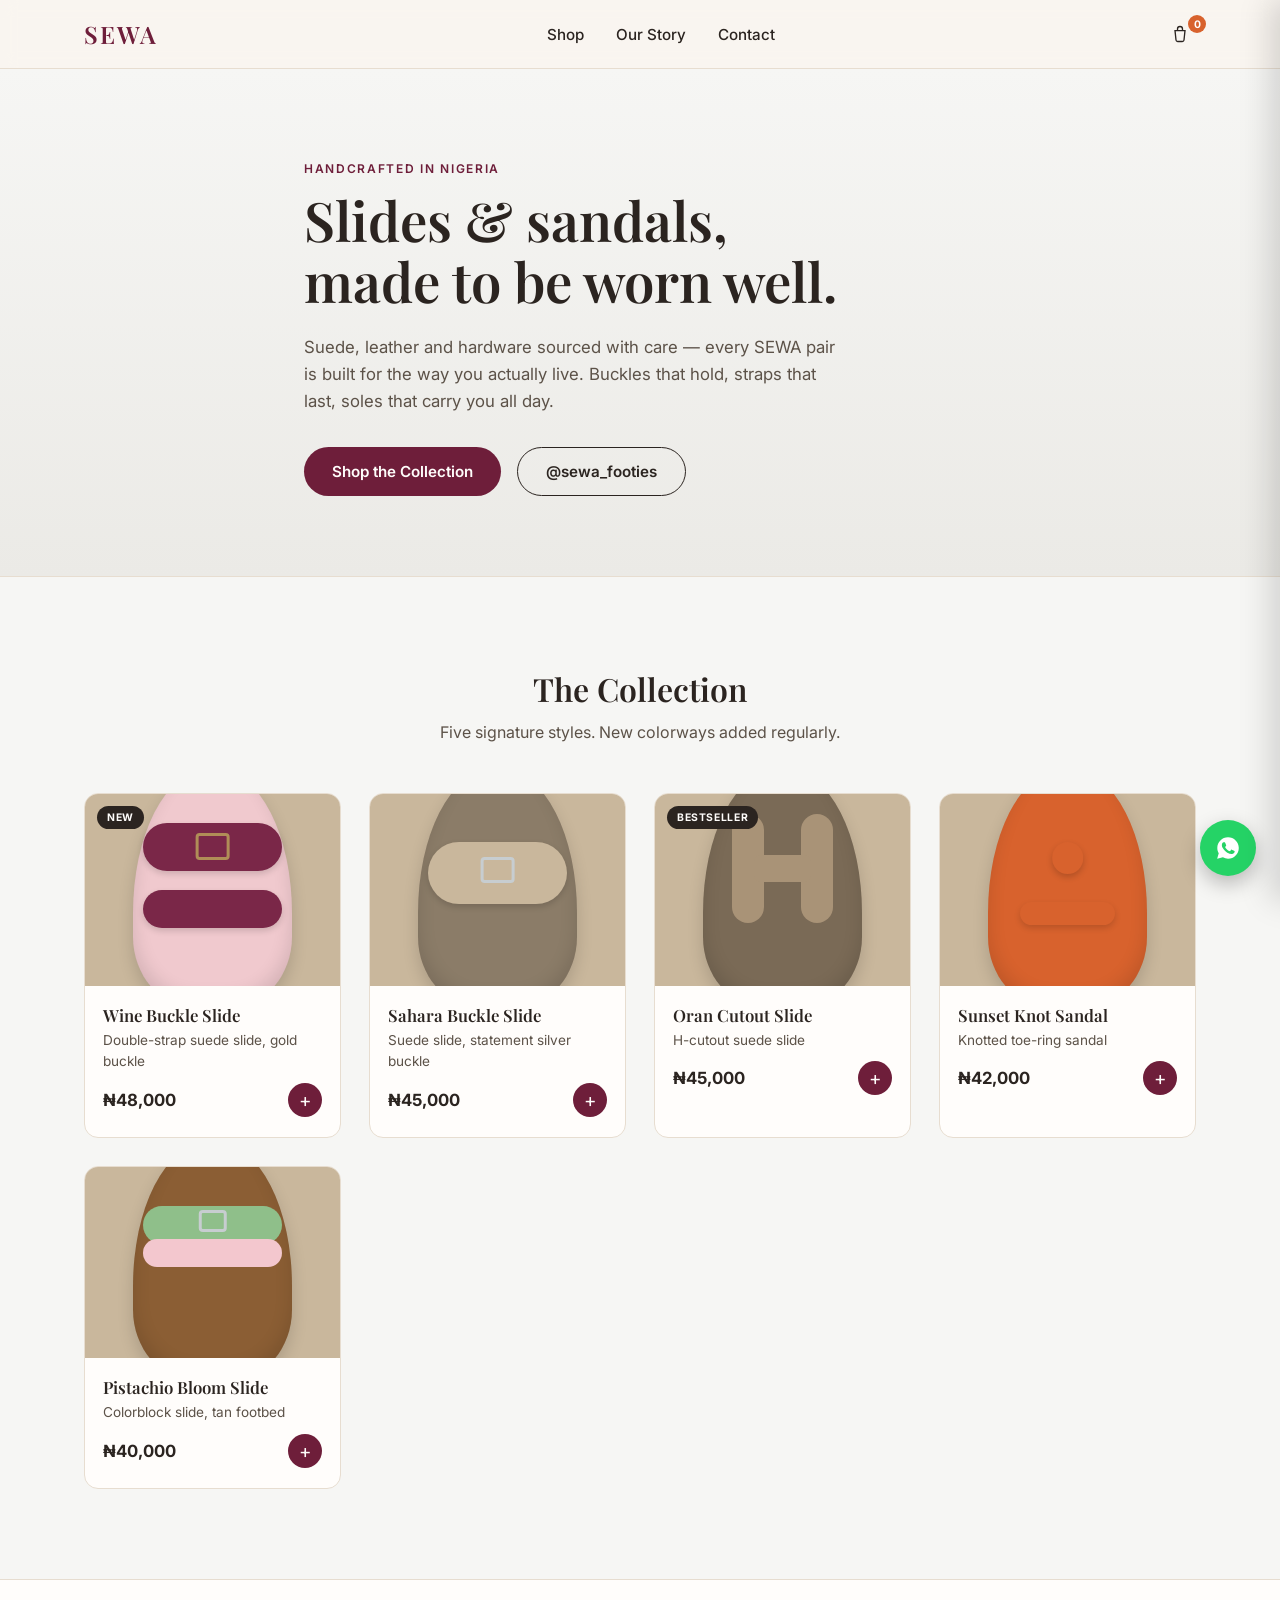
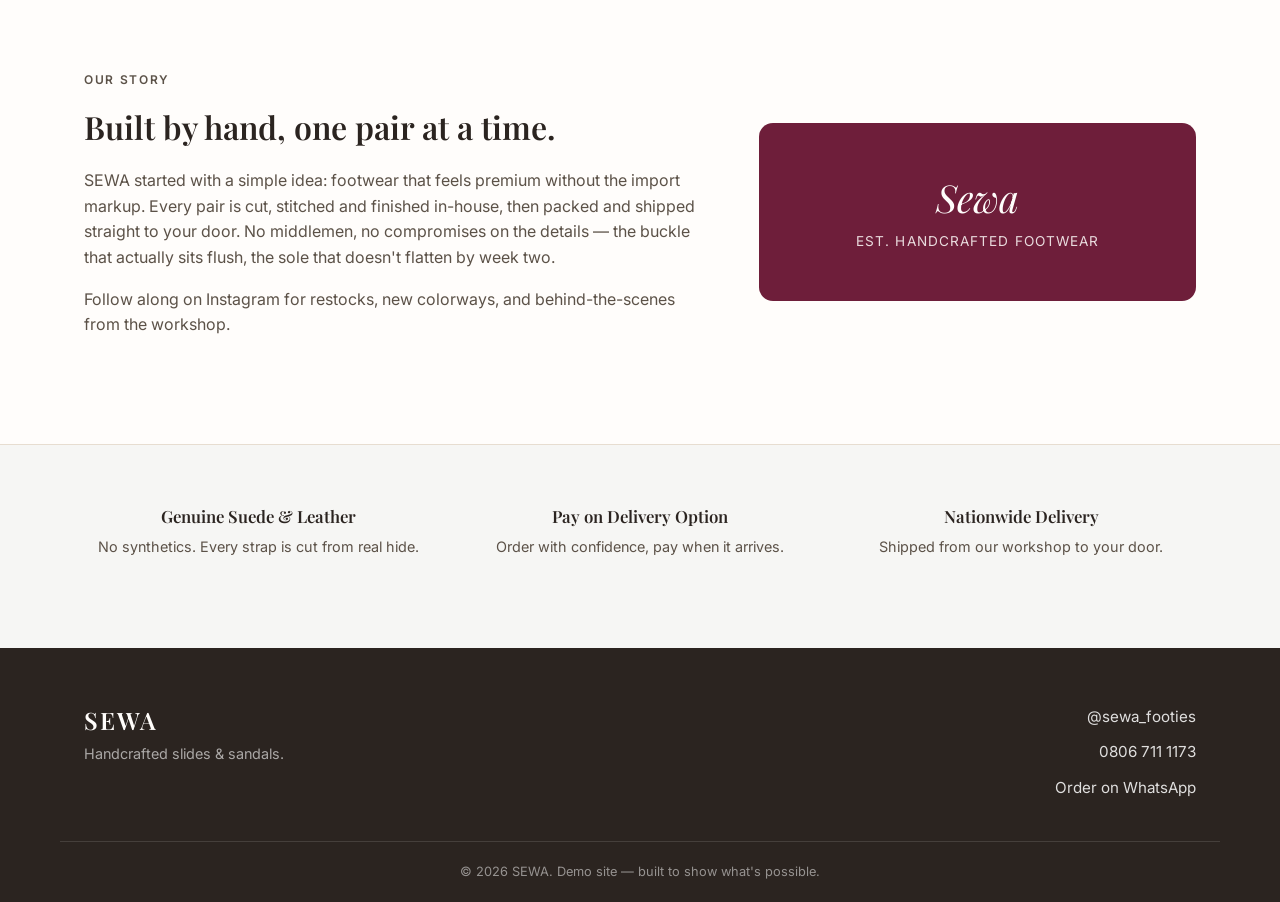
<file: sewa-footies/index.html>
<!DOCTYPE html>
<html lang="en">
<head>
<meta charset="UTF-8">
<meta name="viewport" content="width=device-width, initial-scale=1.0">
<title>SEWA — Handcrafted Footwear</title>
<meta name="description" content="SEWA — handcrafted suede and leather slides and sandals. Shop the collection.">
<link rel="preconnect" href="https://fonts.googleapis.com">
<link rel="preconnect" href="https://fonts.gstatic.com" crossorigin>
<link href="https://fonts.googleapis.com/css2?family=Playfair+Display:wght@500;600;700&family=Inter:wght@400;500;600;700&display=swap" rel="stylesheet">
<link rel="stylesheet" href="styles.css">
<link rel="icon" href="data:image/svg+xml,%3Csvg xmlns='http://www.w3.org/2000/svg' viewBox='0 0 64 64'%3E%3Crect width='64' height='64' rx='14' fill='%236e1e3a'/%3E%3Ctext x='32' y='43' font-family='Georgia,serif' font-size='30' fill='%23fffdfb' text-anchor='middle'%3ES%3C/text%3E%3C/svg%3E">
</head>
<body>

<div id="toast" class="toast" aria-live="polite"></div>

<header class="site-header">
  <div class="wrap header-inner">
    <a href="#top" class="logo">SEWA</a>
    <nav class="main-nav">
      <a href="#shop">Shop</a>
      <a href="#story">Our Story</a>
      <a href="#contact">Contact</a>
    </nav>
    <button class="cart-btn" id="cartToggle" aria-label="Open cart">
      <svg width="20" height="20" viewBox="0 0 24 24" fill="none"><path d="M6 8h12l-1.2 11.2a2 2 0 0 1-2 1.8H9.2a2 2 0 0 1-2-1.8L6 8Z" stroke="currentColor" stroke-width="1.6"/><path d="M9 8V6a3 3 0 0 1 6 0v2" stroke="currentColor" stroke-width="1.6"/></svg>
      <span class="cart-count" id="cartCount">0</span>
    </button>
  </div>
</header>

<main id="top">

  <section class="hero">
    <div class="wrap hero-inner">
      <p class="eyebrow">Handcrafted in Nigeria</p>
      <h1>Slides &amp; sandals,<br>made to be worn well.</h1>
      <p class="hero-copy">Suede, leather and hardware sourced with care — every SEWA pair is built for the way you actually live. Buckles that hold, straps that last, soles that carry you all day.</p>
      <div class="hero-cta">
        <a href="#shop" class="btn btn-primary">Shop the Collection</a>
        <a href="https://instagram.com/sewa_footies" target="_blank" rel="noopener" class="btn btn-ghost">@sewa_footies</a>
      </div>
    </div>
  </section>

  <section class="shop" id="shop">
    <div class="wrap">
      <div class="section-head">
        <h2>The Collection</h2>
        <p>Five signature styles. New colorways added regularly.</p>
      </div>
      <div class="product-grid" id="productGrid"></div>
    </div>
  </section>

  <section class="story" id="story">
    <div class="wrap story-inner">
      <div class="story-copy">
        <p class="eyebrow">Our Story</p>
        <h2>Built by hand, one pair at a time.</h2>
        <p>SEWA started with a simple idea: footwear that feels premium without the import markup. Every pair is cut, stitched and finished in-house, then packed and shipped straight to your door. No middlemen, no compromises on the details — the buckle that actually sits flush, the sole that doesn't flatten by week two.</p>
        <p>Follow along on Instagram for restocks, new colorways, and behind-the-scenes from the workshop.</p>
      </div>
      <div class="story-badge">
        <div class="badge-mark">Sewa</div>
        <p>est. handcrafted footwear</p>
      </div>
    </div>
  </section>

  <section class="promise">
    <div class="wrap promise-grid">
      <div class="promise-item">
        <h3>Genuine Suede &amp; Leather</h3>
        <p>No synthetics. Every strap is cut from real hide.</p>
      </div>
      <div class="promise-item">
        <h3>Pay on Delivery Option</h3>
        <p>Order with confidence, pay when it arrives.</p>
      </div>
      <div class="promise-item">
        <h3>Nationwide Delivery</h3>
        <p>Shipped from our workshop to your door.</p>
      </div>
    </div>
  </section>

</main>

<footer class="site-footer" id="contact">
  <div class="wrap footer-inner">
    <div class="footer-brand">
      <div class="logo">SEWA</div>
      <p>Handcrafted slides &amp; sandals.</p>
    </div>
    <div class="footer-contact">
      <p><a href="https://instagram.com/sewa_footies" target="_blank" rel="noopener">@sewa_footies</a></p>
      <p><a href="tel:+2348067111173">0806 711 1173</a></p>
      <p><a href="https://wa.me/2348067111173" target="_blank" rel="noopener">Order on WhatsApp</a></p>
    </div>
  </div>
  <div class="wrap footer-bottom">
    <p>&copy; 2026 SEWA. Demo site — built to show what's possible.</p>
  </div>
</footer>

<a class="whatsapp-fab" href="https://wa.me/2348067111173" target="_blank" rel="noopener" aria-label="Chat on WhatsApp">
  <svg width="26" height="26" viewBox="0 0 24 24" fill="currentColor"><path d="M12.04 2C6.58 2 2.13 6.45 2.13 11.91c0 1.75.46 3.45 1.32 4.95L2 22l5.29-1.39a9.9 9.9 0 0 0 4.75 1.21h.01c5.46 0 9.9-4.45 9.9-9.91C21.96 6.45 17.5 2 12.04 2Zm5.8 14.09c-.24.68-1.4 1.33-1.93 1.4-.5.07-1.12.1-1.8-.12-.42-.13-.96-.3-1.65-.6-2.9-1.25-4.8-4.16-4.94-4.35-.14-.19-1.18-1.57-1.18-3 0-1.42.75-2.12 1.02-2.41.27-.29.58-.36.78-.36.2 0 .39 0 .56.01.18.01.42-.07.65.5.24.58.82 2 .89 2.14.07.15.12.32.02.51-.1.19-.15.31-.3.48-.15.17-.31.38-.44.5-.15.15-.3.31-.13.6.17.29.76 1.25 1.63 2.02 1.12 1 2.06 1.31 2.35 1.46.29.15.46.13.63-.08.17-.2.72-.84.91-1.13.19-.29.39-.24.65-.14.27.1 1.7.8 1.99.95.29.14.48.22.55.34.07.13.07.72-.17 1.4Z"/></svg>
</a>

<!-- Cart Drawer -->
<div class="overlay" id="overlay"></div>
<aside class="cart-drawer" id="cartDrawer">
  <div class="cart-drawer-head">
    <h3>Your Bag</h3>
    <button id="cartClose" aria-label="Close cart">&times;</button>
  </div>
  <div class="cart-items" id="cartItems"></div>
  <div class="cart-drawer-foot">
    <div class="cart-total-row">
      <span>Subtotal</span>
      <span id="cartSubtotal">₦0</span>
    </div>
    <button class="btn btn-primary btn-block" id="checkoutBtn">Checkout</button>
  </div>
</aside>

<!-- Product Quick View -->
<div class="modal-overlay" id="productModalOverlay">
  <div class="modal product-modal" id="productModal"></div>
</div>

<!-- Checkout Modal -->
<div class="modal-overlay" id="checkoutOverlay">
  <div class="modal checkout-modal" id="checkoutModal"></div>
</div>

<script src="script.js"></script>
</body>
</html>
</file>
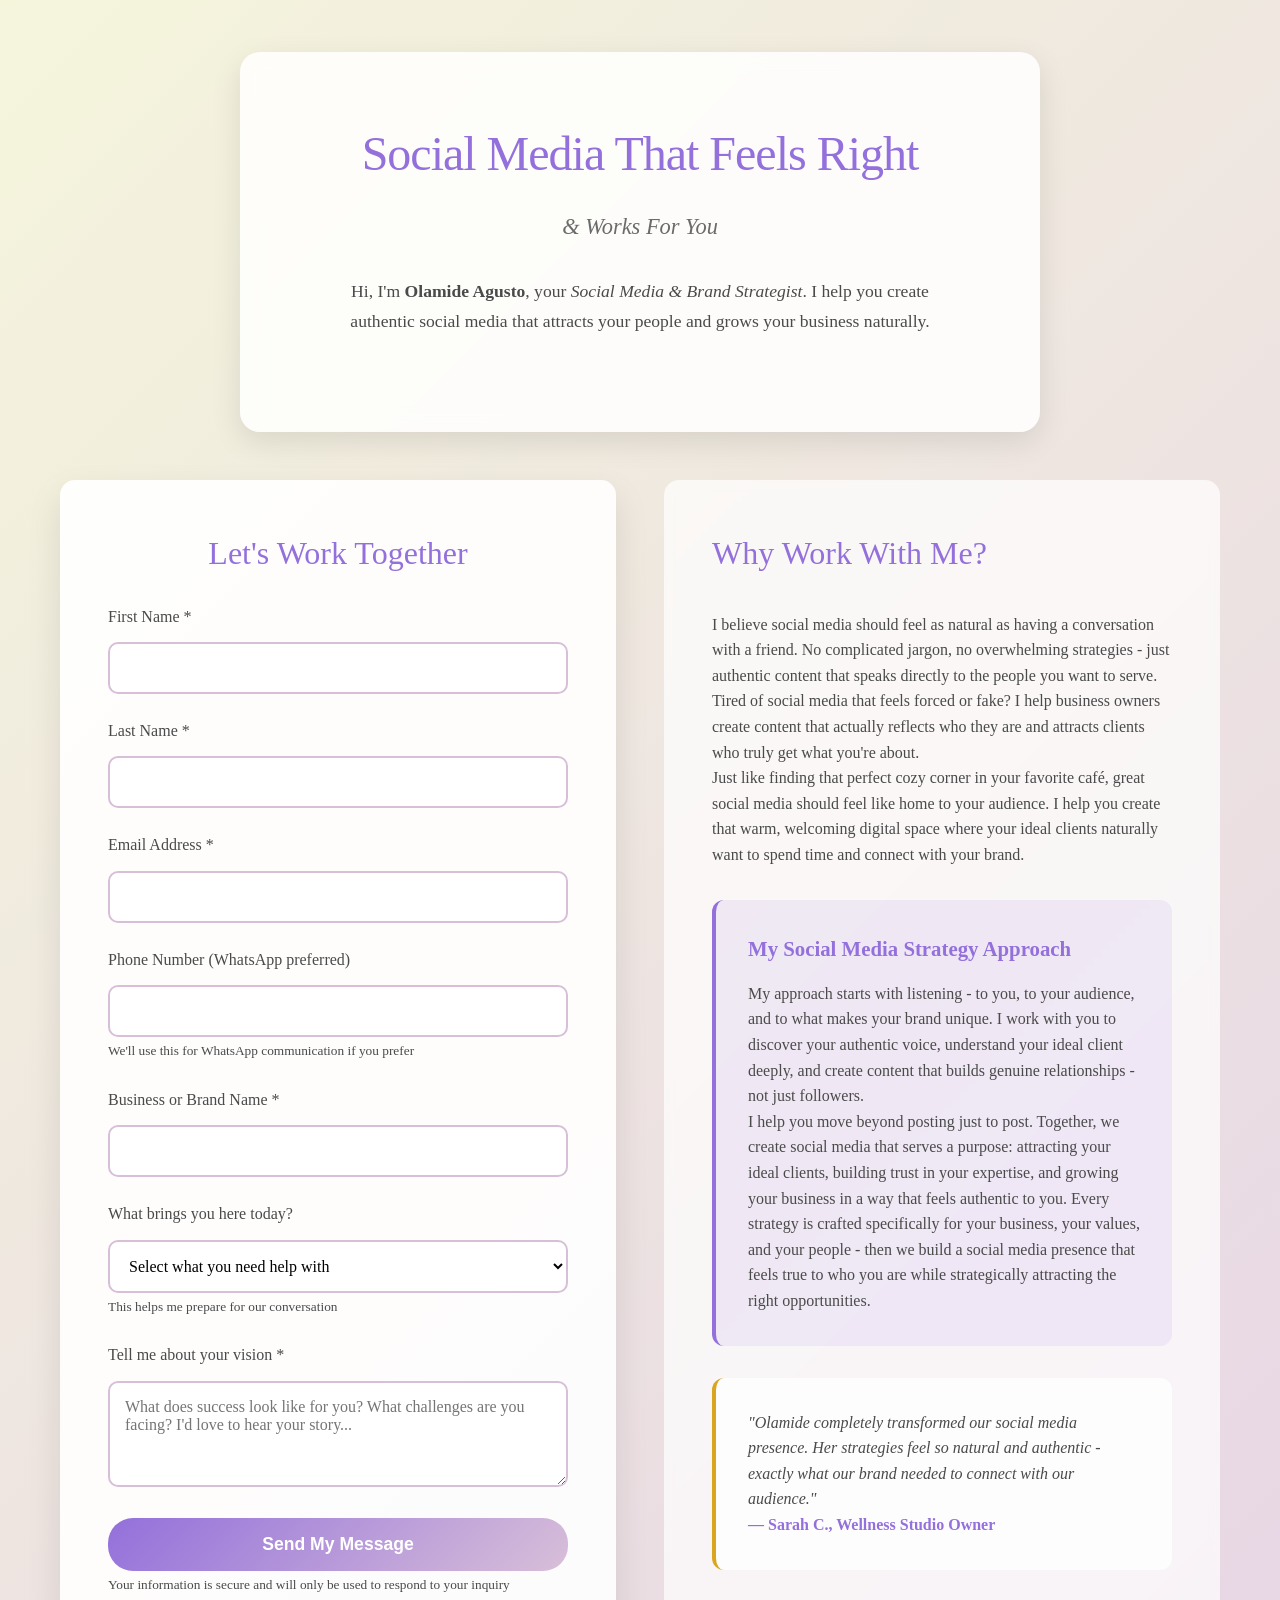
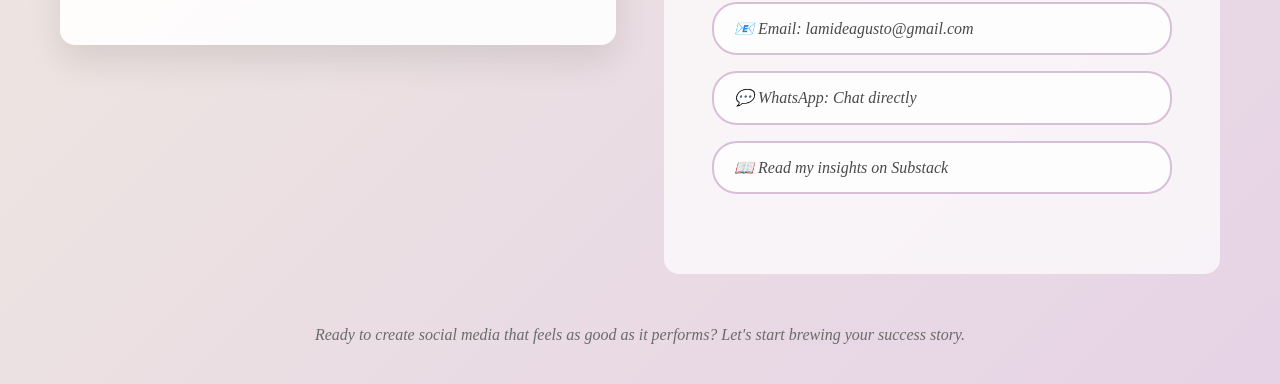
<file: hubspot_apollo_website.html>
<!DOCTYPE html>
<html lang="en">
<head>
    <meta charset="UTF-8">
    <meta name="viewport" content="width=device-width, initial-scale=1.0">
    <title>Olamide Agusto - Social Media Strategist | Authentic Brand Growth & Content Strategy</title>
    
    <!-- SEO Meta Tags -->
    <meta name="description" content="Social media strategist Olamide Agusto helps businesses create authentic social media that attracts ideal clients. Expert brand strategy, content creation, and community building services.">
    <meta name="keywords" content="social media strategist, brand strategy, content creation, social media marketing, community building, authentic marketing, social media consultant">
    <meta name="author" content="Olamide Agusto">
    <meta name="robots" content="index, follow">
    <link rel="canonical" href="https://olamideagusto.com">
    
    <!-- Open Graph Meta Tags for Social Sharing -->
    <meta property="og:title" content="Olamide Agusto - Social Media That Works For You">
    <meta property="og:description" content="Expert social media strategist helping businesses create authentic content that attracts their ideal audience and grows naturally.">
    <meta property="og:type" content="website">
    <meta property="og:url" content="https://olamideagusto.com">
    <meta property="og:image" content="https://olamideagusto.com/og-image.jpg">
    <meta property="og:site_name" content="Olamide Agusto Social Media Strategy">
    
    <!-- Twitter Card Meta Tags -->
    <meta name="twitter:card" content="summary_large_image">
    <meta name="twitter:title" content="Olamide Agusto - Social Media Strategist">
    <meta name="twitter:description" content="Authentic social media strategy that attracts your ideal clients and grows your business naturally.">
    <meta name="twitter:image" content="https://olamideagusto.com/twitter-image.jpg">
    
    <!-- Additional SEO Meta Tags -->
    <meta name="geo.region" content="NG">
    <meta name="geo.placename" content="Nigeria">
    <meta name="language" content="en">
    <meta name="theme-color" content="#9370DB">
    
    <!-- Structured Data for Business -->
    <script type="application/ld+json">
    {
        "@context": "https://schema.org",
        "@type": "ProfessionalService",
        "name": "Olamide Agusto Social Media Strategy",
        "description": "Expert social media strategist and brand consultant helping businesses create authentic social media that attracts their ideal audience.",
        "url": "https://olamideagusto.com",
        "telephone": "+2348119367509",
        "email": "lamideagusto@gmail.com",
        "address": {
            "@type": "PostalAddress",
            "addressCountry": "Nigeria"
        },
        "founder": {
            "@type": "Person",
            "name": "Olamide Agusto",
            "jobTitle": "Social Media & Brand Strategist",
            "email": "lamideagusto@gmail.com",
            "url": "https://socialmedialami.substack.com"
        },
        "serviceType": "Social Media Strategy",
        "areaServed": "Worldwide",
        "hasOfferCatalog": {
            "@type": "OfferCatalog",
            "name": "Social Media Services",
            "itemListElement": [
                {
                    "@type": "Offer",
                    "itemOffered": {
                        "@type": "Service",
                        "name": "Social Media Strategy",
                        "description": "Custom social media strategies that align with your brand voice and attract your ideal audience."
                    }
                },
                {
                    "@type": "Offer",
                    "itemOffered": {
                        "@type": "Service",
                        "name": "Content Creation",
                        "description": "Engaging posts, stories, and campaigns that feel authentic to your brand."
                    }
                },
                {
                    "@type": "Offer",
                    "itemOffered": {
                        "@type": "Service",
                        "name": "Brand Strategy",
                        "description": "Comprehensive brand positioning that makes you stand out in your industry."
                    }
                },
                {
                    "@type": "Offer",
                    "itemOffered": {
                        "@type": "Service",
                        "name": "Community Building",
                        "description": "Foster genuine connections and build a loyal community around your brand."
                    }
                }
            ]
        }
    }
    </script>
    
    <style>
        * {
            margin: 0;
            padding: 0;
            box-sizing: border-box;
        }

        body {
            font-family: 'Georgia', 'Times New Roman', serif;
            line-height: 1.6;
            color: #4A4A4A;
            background: linear-gradient(135deg, #F5F5DC 0%, #E6D3E6 100%);
            min-height: 100vh;
        }

        .container {
            max-width: 1200px;
            margin: 0 auto;
            padding: 20px;
        }

        .hero-section {
            text-align: center;
            padding: 4rem 2rem;
            background: rgba(255, 255, 255, 0.85);
            border-radius: 20px;
            margin: 2rem auto;
            max-width: 800px;
            backdrop-filter: blur(10px);
            box-shadow: 0 10px 30px rgba(0,0,0,0.1);
        }

        .hero-section h1 {
            font-size: 3rem;
            margin-bottom: 1rem;
            color: #9370DB;
            font-weight: 300;
            letter-spacing: -1px;
        }

        .hero-section .tagline {
            font-size: 1.4rem;
            color: #6B6B6B;
            margin-bottom: 0.5rem;
            font-style: italic;
        }

        .hero-section .subtitle {
            font-size: 1.1rem;
            color: #4A4A4A;
            margin: 2rem auto;
            line-height: 1.7;
            max-width: 600px;
        }

        .main-content {
            display: grid;
            grid-template-columns: 1fr 1fr;
            gap: 3rem;
            margin: 3rem 0;
            align-items: start;
        }

        .lead-form-section {
            background: rgba(255, 255, 255, 0.9);
            padding: 3rem;
            border-radius: 15px;
            box-shadow: 0 15px 35px rgba(0,0,0,0.1);
        }

        .form-title {
            font-size: 2rem;
            margin-bottom: 1.5rem;
            color: #9370DB;
            text-align: center;
            font-weight: 300;
        }

        .form-group {
            margin-bottom: 1.5rem;
        }

        .form-group label {
            display: block;
            margin-bottom: 0.8rem;
            font-weight: 500;
            color: #4A4A4A;
        }

        .form-group input,
        .form-group select,
        .form-group textarea {
            width: 100%;
            padding: 15px;
            border: 2px solid #D8BFD8;
            border-radius: 10px;
            font-size: 1rem;
            font-family: inherit;
            background: rgba(255, 255, 255, 0.95);
            transition: all 0.3s ease;
        }

        .form-group input:focus,
        .form-group select:focus,
        .form-group textarea:focus {
            outline: none;
            border-color: #9370DB;
            box-shadow: 0 0 0 3px rgba(147, 112, 219, 0.2);
            background: white;
        }

        .submit-btn {
            background: linear-gradient(135deg, #9370DB, #D8BFD8);
            color: white;
            padding: 16px 40px;
            border: none;
            border-radius: 25px;
            font-size: 1.1rem;
            font-weight: 600;
            cursor: pointer;
            width: 100%;
            transition: all 0.3s ease;
        }

        .submit-btn:hover {
            transform: translateY(-2px);
            box-shadow: 0 8px 25px rgba(147, 112, 219, 0.4);
        }

        .submit-btn:disabled {
            opacity: 0.6;
            cursor: not-allowed;
            transform: none;
        }

        .info-section {
            background: rgba(255, 255, 255, 0.7);
            padding: 3rem;
            border-radius: 15px;
            backdrop-filter: blur(5px);
        }

        .info-section h2 {
            font-size: 2rem;
            margin-bottom: 2rem;
            color: #9370DB;
            font-weight: 300;
        }

        .service-highlight {
            background: rgba(147, 112, 219, 0.1);
            padding: 2rem;
            border-radius: 12px;
            margin: 2rem 0;
            border-left: 4px solid #9370DB;
        }

        .service-highlight h3 {
            color: #9370DB;
            margin-bottom: 1rem;
            font-size: 1.3rem;
        }

        .contact-links {
            display: flex;
            flex-direction: column;
            gap: 1rem;
            margin: 2rem 0;
        }

        .contact-link {
            display: flex;
            align-items: center;
            gap: 0.8rem;
            padding: 12px 20px;
            background: rgba(255, 255, 255, 0.8);
            border-radius: 25px;
            text-decoration: none;
            color: #4A4A4A;
            font-weight: 500;
            transition: all 0.3s ease;
            border: 2px solid #D8BFD8;
        }

        .contact-link:hover {
            background: #9370DB;
            color: white;
            transform: translateX(5px);
        }

        .testimonial {
            background: rgba(255, 255, 255, 0.8);
            padding: 2rem;
            border-radius: 12px;
            margin: 2rem 0;
            font-style: italic;
            border-left: 4px solid #DAA520;
        }

        .testimonial-author {
            font-weight: 600;
            color: #9370DB;
            margin-top: 1rem;
            font-style: normal;
        }

        .message {
            padding: 1rem;
            border-radius: 10px;
            margin: 1rem 0;
            display: none;
            text-align: center;
        }

        .success {
            background: #d4edda;
            color: #155724;
            border: 1px solid #c3e6cb;
        }

        .error {
            background: #f8d7da;
            color: #721c24;
            border: 1px solid #f5c6cb;
        }

        .integration-status {
            background: rgba(147, 112, 219, 0.1);
            padding: 1.5rem;
            border-radius: 12px;
            margin: 2rem 0;
        }

        .status-item {
            display: flex;
            align-items: center;
            margin: 1rem 0;
        }

        .status-indicator {
            width: 12px;
            height: 12px;
            border-radius: 50%;
            margin-right: 12px;
            background: #28a745;
        }

        .footer-note {
            text-align: center;
            margin: 3rem 0 1rem;
            color: #6B6B6B;
            font-style: italic;
        }

        @media (max-width: 768px) {
            .hero-section h1 {
                font-size: 2.2rem;
            }

            .main-content {
                grid-template-columns: 1fr;
                gap: 2rem;
            }

            .hero-section {
                padding: 3rem 1.5rem;
            }

            .lead-form-section,
            .info-section {
                padding: 2rem;
            }
        }
    </style>
</head>
<body>
    <div class="container">
        <!-- Hero Section -->
        <header class="hero-section">
            <h1>Social Media That Feels Right</h1>
            <p class="tagline">& Works For You</p>
            <p class="subtitle">
                Hi, I'm <strong>Olamide Agusto</strong>, your <em>Social Media & Brand Strategist</em>. I help you create authentic social media that attracts your people and grows your business naturally.
            </p>
        </header>

        <!-- Main Content -->
        <div class="main-content">
            <!-- Lead Generation Form -->
            <section class="lead-form-section">
                <h2 class="form-title">Let's Work Together</h2>
                
                <div class="message success" id="successMessage" role="alert" aria-live="polite">
                    Thank you! Your message has been received. I'll get back to you within 24 hours with some ideas brewing! ☕
                </div>
                
                <div class="message error" id="errorMessage" role="alert" aria-live="polite">
                    Something went wrong. Please try again or reach out directly via WhatsApp or email.
                </div>

                <form id="leadForm" novalidate>
                    <div class="form-group">
                        <label for="firstName">First Name *</label>
                        <input type="text" id="firstName" name="firstName" required aria-describedby="firstName-error">
                    </div>

                    <div class="form-group">
                        <label for="lastName">Last Name *</label>
                        <input type="text" id="lastName" name="lastName" required aria-describedby="lastName-error">
                    </div>

                    <div class="form-group">
                        <label for="email">Email Address *</label>
                        <input type="email" id="email" name="email" required aria-describedby="email-error">
                    </div>

                    <div class="form-group">
                        <label for="phone">Phone Number (WhatsApp preferred)</label>
                        <input type="tel" id="phone" name="phone" aria-describedby="phone-help">
                        <small id="phone-help">We'll use this for WhatsApp communication if you prefer</small>
                    </div>

                    <div class="form-group">
                        <label for="company">Business or Brand Name *</label>
                        <input type="text" id="company" name="company" required aria-describedby="company-error">
                    </div>

                    <div class="form-group">
                        <label for="projectType">What brings you here today?</label>
                        <select id="projectType" name="projectType" aria-describedby="project-help">
                            <option value="">Select what you need help with</option>
                            <option value="strategy">Social Media Strategy</option>
                            <option value="content">Content Creation & Planning</option>
                            <option value="branding">Brand Strategy & Positioning</option>
                            <option value="community">Community Building</option>
                            <option value="consultation">One-time Consultation</option>
                            <option value="ongoing">Ongoing Partnership</option>
                        </select>
                        <small id="project-help">This helps me prepare for our conversation</small>
                    </div>

                    <div class="form-group">
                        <label for="message">Tell me about your vision *</label>
                        <textarea id="message" name="message" rows="4" placeholder="What does success look like for you? What challenges are you facing? I'd love to hear your story..." required aria-describedby="message-error"></textarea>
                    </div>

                    <button type="submit" class="submit-btn" aria-describedby="submit-help">Send My Message</button>
                    <small id="submit-help">Your information is secure and will only be used to respond to your inquiry</small>
                </form>
            </section>

            <!-- Information Section -->
            <section class="info-section">
                <h2>Why Work With Me?</h2>
                
                <p>I believe social media should feel as natural as having a conversation with a friend. No complicated jargon, no overwhelming strategies - just authentic content that speaks directly to the people you want to serve.</p>

                <p>Tired of social media that feels forced or fake? I help business owners create content that actually reflects who they are and attracts clients who truly get what you're about.</p>

                <p>Just like finding that perfect cozy corner in your favorite café, great social media should feel like home to your audience. I help you create that warm, welcoming digital space where your ideal clients naturally want to spend time and connect with your brand.</p>

                <div class="service-highlight">
                    <h3>My Social Media Strategy Approach</h3>
                    <p>My approach starts with listening - to you, to your audience, and to what makes your brand unique. I work with you to discover your authentic voice, understand your ideal client deeply, and create content that builds genuine relationships - not just followers.</p>
                    
                    <p>I help you move beyond posting just to post. Together, we create social media that serves a purpose: attracting your ideal clients, building trust in your expertise, and growing your business in a way that feels authentic to you. Every strategy is crafted specifically for your business, your values, and your people - then we build a social media presence that feels true to who you are while strategically attracting the right opportunities.</p>
                </div>

                <blockquote class="testimonial">
                    <p>"Olamide completely transformed our social media presence. Her strategies feel so natural and authentic - exactly what our brand needed to connect with our audience."</p>
                    <cite class="testimonial-author">— Sarah C., Wellness Studio Owner</cite>
                </blockquote>

                <address class="contact-links">
                    <a href="mailto:lamideagusto@gmail.com" class="contact-link" aria-label="Email Olamide Agusto">
                        📧 Email: lamideagusto@gmail.com
                    </a>
                    <a href="https://wa.me/2348119367509" target="_blank" rel="noopener noreferrer" class="contact-link" aria-label="Contact via WhatsApp">
                        💬 WhatsApp: Chat directly
                    </a>
                    <a href="https://socialmedialami.substack.com" target="_blank" rel="noopener noreferrer" class="contact-link" aria-label="Read insights on Substack">
                        📖 Read my insights on Substack
                    </a>
                </address>
            </section>
        </div>

        <p class="footer-note">
            Ready to create social media that feels as good as it performs? Let's start brewing your success story.
        </p>
    </div>

    <script>
        // Configuration for integrations
        const config = {
            hubspot: {
                portalId: 'YOUR_HUBSPOT_PORTAL_ID',
                formId: 'YOUR_HUBSPOT_FORM_ID',
                apiKey: 'YOUR_HUBSPOT_API_KEY'
            },
            apollo: {
                apiKey: 'YOUR_APOLLO_API_KEY',
                accountId: 'YOUR_APOLLO_ACCOUNT_ID'
            }
        };

        // Form submission handler with multiple destinations
        document.getElementById('leadForm').addEventListener('submit', async function(e) {
            e.preventDefault();
            
            const formData = new FormData(this);
            const leadData = Object.fromEntries(formData);
            
            // Update button state
            const submitBtn = document.querySelector('.submit-btn');
            const originalText = submitBtn.textContent;
            submitBtn.textContent = 'Sending...';
            submitBtn.disabled = true;

            try {
                // Send to multiple destinations simultaneously
                await Promise.allSettled([
                    sendToFormspree(formData),
                    sendToGoogleSheets(leadData),
                    sendToHubSpot(leadData),
                    sendToApollo(leadData)
                ]);
                
                // Show success message and reset form
                showMessage('successMessage');
                this.reset();
                
                // Optional: Track conversion event
                if (typeof gtag !== 'undefined') {
                    gtag('event', 'conversion', {
                        'send_to': 'YOUR_CONVERSION_ID',
                        'value': 1.0,
                        'currency': 'USD'
                    });
                }
                
            } catch (error) {
                console.error('Form submission error:', error);
                showMessage('errorMessage');
            } finally {
                // Reset button state
                submitBtn.textContent = originalText;
                submitBtn.disabled = false;
            }
        });

        // Formspree submission (sends to your email)
        async function sendToFormspree(formData) {
            try {
                const response = await fetch('https://formspree.io/f/YOUR_FORMSPREE_ID', {
                    method: 'POST',
                    body: formData,
                    headers: {
                        'Accept': 'application/json'
                    }
                });
                
                if (response.ok) {
                    console.log('✅ Email sent via Formspree');
                } else {
                    console.log('⚠️ Formspree submission failed');
                }
            } catch (error) {
                console.log('⚠️ Formspree error:', error);
            }
        }

        // Google Sheets submission
        async function sendToGoogleSheets(leadData) {
            try {
                const response = await fetch('https://script.google.com/macros/s/YOUR_GOOGLE_SCRIPT_ID/exec', {
                    method: 'POST',
                    mode: 'no-cors',
                    headers: {
                        'Content-Type': 'application/json',
                    },
                    body: JSON.stringify({
                        timestamp: new Date().toISOString(),
                        firstName: leadData.firstName,
                        lastName: leadData.lastName,
                        email: leadData.email,
                        phone: leadData.phone || '',
                        company: leadData.company,
                        projectType: leadData.projectType || '',
                        message: leadData.message,
                        source: 'website_form'
                    })
                });
                
                console.log('✅ Data sent to Google Sheets');
            } catch (error) {
                console.log('⚠️ Google Sheets error:', error);
            }
        }

        // HubSpot submission function
        async function sendToHubSpot(leadData) {
            // Only run if configured
            if (config.hubspot.portalId === 'YOUR_HUBSPOT_PORTAL_ID') {
                console.log('⚠️ HubSpot not configured yet');
                return;
            }

            try {
                const hubspotPayload = {
                    portalId: config.hubspot.portalId,
                    formId: config.hubspot.formId,
                    fields: [
                        { name: 'firstname', value: leadData.firstName },
                        { name: 'lastname', value: leadData.lastName },
                        { name: 'email', value: leadData.email },
                        { name: 'phone', value: leadData.phone || '' },
                        { name: 'company', value: leadData.company },
                        { name: 'message', value: leadData.message },
                        { name: 'project_type', value: leadData.projectType || '' },
                        { name: 'hs_lead_status', value: 'NEW' },
                        { name: 'lead_source', value: 'website_form' }
                    ],
                    context: {
                        pageUri: window.location.href,
                        pageName: document.title,
                        timestamp: Date.now()
                    }
                };

                const response = await fetch(`https://api.hsforms.com/submissions/v3/integration/submit/${config.hubspot.portalId}/${config.hubspot.formId}`, {
                    method: 'POST',
                    headers: {
                        'Content-Type': 'application/json',
                    },
                    body: JSON.stringify(hubspotPayload)
                });

                if (response.ok) {
                    console.log('✅ HubSpot submission successful');
                } else {
                    console.log('⚠️ HubSpot submission failed');
                }
            } catch (error) {
                console.log('⚠️ HubSpot error:', error);
            }
        }

        // Apollo.io submission function
        async function sendToApollo(leadData) {
            // Only run if configured
            if (config.apollo.apiKey === 'YOUR_APOLLO_API_KEY') {
                console.log('⚠️ Apollo.io not configured yet');
                return;
            }

            try {
                const apolloPayload = {
                    first_name: leadData.firstName,
                    last_name: leadData.lastName,
                    email: leadData.email,
                    phone: leadData.phone,
                    organization_name: leadData.company,
                    notes: `Project Type: ${leadData.projectType || 'Not specified'}\n\nMessage: ${leadData.message}`,
                    source: 'website_form',
                    account_id: config.apollo.accountId
                };

                const response = await fetch('https://api.apollo.io/v1/contacts', {
                    method: 'POST',
                    headers: {
                        'Content-Type': 'application/json',
                        'Cache-Control': 'no-cache',
                        'X-Api-Key': config.apollo.apiKey
                    },
                    body: JSON.stringify(apolloPayload)
                });

                if (response.ok) {
                    console.log('✅ Apollo.io submission successful');
                } else {
                    console.log('⚠️ Apollo.io submission failed');
                }
            } catch (error) {
                console.log('⚠️ Apollo.io error:', error);
            }
        }

        // Message display function
        function showMessage(messageId) {
            // Hide all messages
            document.querySelectorAll('.message').forEach(msg => {
                msg.style.display = 'none';
            });
            
            // Show selected message
            const message = document.getElementById(messageId);
            message.style.display = 'block';
            
            // Auto-hide after 8 seconds
            setTimeout(() => {
                message.style.display = 'none';
            }, 8000);
        }

        // Initialize page
        document.addEventListener('DOMContentLoaded', function() {
            console.log('Lead generation site initialized');
            
            // Add subtle animations
            const elements = document.querySelectorAll('.hero-section, .lead-form-section, .info-section');
            elements.forEach((el, index) => {
                setTimeout(() => {
                    el.style.opacity = '0';
                    el.style.transform = 'translateY(20px)';
                    el.style.transition = 'opacity 0.6s ease, transform 0.6s ease';
                    
                    setTimeout(() => {
                        el.style.opacity = '1';
                        el.style.transform = 'translateY(0)';
                    }, 100);
                }, index * 200);
            });
        });

        // Real API integration examples (for production use)
        /*
        async function submitToHubSpotAPI(leadData) {
            const response = await fetch(`https://api.hubapi.com/contacts/v1/contact?hapikey=${config.hubspot.apiKey}`, {
                method: 'POST',
                headers: {
                    'Content-Type': 'application/json',
                },
                body: JSON.stringify({
                    properties: [
                        { property: 'email', value: leadData.email },
                        { property: 'firstname', value: leadData.firstName },
                        { property: 'lastname', value: leadData.lastName },
                        { property: 'company', value: leadData.company },
                        { property: 'phone', value: leadData.phone },
                        { property: 'message', value: leadData.message }
                    ]
                })
            });
            return response.json();
        }

        async function submitToApolloAPI(leadData) {
            const response = await fetch('https://api.apollo.io/v1/contacts', {
                method: 'POST',
                headers: {
                    'Content-Type': 'application/json',
                    'Cache-Control': 'no-cache',
                    'X-Api-Key': config.apollo.apiKey
                },
                body: JSON.stringify({
                    first_name: leadData.firstName,
                    last_name: leadData.lastName,
                    email: leadData.email,
                    organization_name: leadData.company,
                    phone: leadData.phone
                })
            });
            return response.json();
        }
        */
    </script>
</body>
</html>
</file>
<file: sewa-footies/styles.css>
:root {
  --wine: #6e1e3a;
  --wine-dark: #4a1428;
  --wine-light: #a9436a;
  --sand: #c9b79c;
  --sand-dark: #a9926f;
  --cream: #f6f6f4;
  --ivory: #fffdfb;
  --charcoal: #2b2420;
  --charcoal-soft: #5c5248;
  --terracotta: #d8622d;
  --gold: #b08d57;
  --blush: #f3d9dc;
  --sage: #a9c2a0;
  --border: #e7ddd0;
  --shadow: 0 20px 40px -20px rgba(43,36,32,0.25);
  --radius: 14px;
  --serif: 'Playfair Display', Georgia, serif;
  --sans: 'Inter', -apple-system, BlinkMacSystemFont, sans-serif;
}

* { box-sizing: border-box; }
html { scroll-behavior: smooth; }
body {
  margin: 0;
  font-family: var(--sans);
  color: var(--charcoal);
  background: var(--cream);
  -webkit-font-smoothing: antialiased;
}
h1, h2, h3, .logo { font-family: var(--serif); font-weight: 600; margin: 0; }
p { margin: 0; line-height: 1.6; }
a { color: inherit; text-decoration: none; }
button { font-family: inherit; cursor: pointer; border: none; background: none; }
img { max-width: 100%; display: block; }

.wrap {
  max-width: 1160px;
  margin: 0 auto;
  padding: 0 24px;
}

.eyebrow {
  text-transform: uppercase;
  letter-spacing: 0.14em;
  font-size: 0.75rem;
  font-weight: 600;
  color: var(--wine);
  margin-bottom: 12px;
}

.btn {
  display: inline-flex;
  align-items: center;
  justify-content: center;
  padding: 14px 28px;
  border-radius: 999px;
  font-weight: 600;
  font-size: 0.95rem;
  transition: transform 0.15s ease, box-shadow 0.15s ease, background 0.15s ease;
}
.btn-primary {
  background: var(--wine);
  color: var(--ivory);
}
.btn-primary:hover { background: var(--wine-dark); transform: translateY(-1px); }
.btn-ghost {
  background: transparent;
  color: var(--charcoal);
  border: 1.5px solid var(--charcoal);
}
.btn-ghost:hover { background: var(--charcoal); color: var(--ivory); }
.btn-block { width: 100%; }
.btn:disabled { opacity: 0.6; cursor: not-allowed; transform: none !important; }

/* Header */
.site-header {
  position: sticky;
  top: 0;
  z-index: 40;
  background: rgba(250,246,240,0.9);
  backdrop-filter: blur(8px);
  border-bottom: 1px solid var(--border);
}
.header-inner {
  display: flex;
  align-items: center;
  justify-content: space-between;
  padding-top: 18px;
  padding-bottom: 18px;
}
.logo {
  font-size: 1.5rem;
  letter-spacing: 0.08em;
  color: var(--wine);
}
.main-nav { display: flex; gap: 32px; }
.main-nav a { font-weight: 500; font-size: 0.95rem; }
.main-nav a:hover { color: var(--wine); }
.cart-btn {
  position: relative;
  color: var(--charcoal);
  display: flex;
  align-items: center;
}
.cart-count {
  position: absolute;
  top: -8px;
  right: -10px;
  background: var(--terracotta);
  color: #fff;
  font-size: 0.65rem;
  font-weight: 700;
  min-width: 18px;
  height: 18px;
  border-radius: 999px;
  display: flex;
  align-items: center;
  justify-content: center;
  padding: 0 4px;
}

/* Hero */
.hero {
  padding: 90px 0 80px;
  background: linear-gradient(180deg, var(--cream) 0%, #ebeae6 100%);
  border-bottom: 1px solid var(--border);
}
.hero-inner { max-width: 720px; }
.hero h1 {
  font-size: clamp(2.2rem, 5vw, 3.4rem);
  line-height: 1.12;
  margin-bottom: 22px;
}
.hero-copy {
  font-size: 1.05rem;
  color: var(--charcoal-soft);
  max-width: 540px;
  margin-bottom: 32px;
}
.hero-cta { display: flex; gap: 16px; flex-wrap: wrap; }

/* Section head */
.section-head { text-align: center; max-width: 480px; margin: 0 auto 48px; }
.section-head h2 { font-size: 2rem; margin-bottom: 10px; }
.section-head p { color: var(--charcoal-soft); }

/* Shop */
.shop { padding: 90px 0; }
.product-grid {
  display: grid;
  grid-template-columns: repeat(auto-fit, minmax(230px, 1fr));
  gap: 28px;
}
.product-card {
  background: var(--ivory);
  border-radius: var(--radius);
  overflow: hidden;
  border: 1px solid var(--border);
  transition: box-shadow 0.2s ease, transform 0.2s ease;
  cursor: pointer;
}
.product-card:hover { box-shadow: var(--shadow); transform: translateY(-3px); }
.product-visual-frame {
  aspect-ratio: 4/3;
  background: var(--sand);
  position: relative;
  display: flex;
  align-items: center;
  justify-content: center;
  overflow: hidden;
}
.badge {
  position: absolute;
  top: 12px;
  left: 12px;
  background: var(--charcoal);
  color: var(--ivory);
  font-size: 0.65rem;
  font-weight: 700;
  text-transform: uppercase;
  letter-spacing: 0.06em;
  padding: 5px 10px;
  border-radius: 999px;
  z-index: 2;
}
.product-info { padding: 18px 18px 20px; }
.product-info h3 { font-size: 1.05rem; margin-bottom: 4px; }
.product-tag { font-size: 0.85rem; color: var(--charcoal-soft); margin-bottom: 10px; }
.product-price-row {
  display: flex;
  align-items: center;
  justify-content: space-between;
}
.product-price { font-weight: 700; font-size: 1.05rem; }
.mini-add {
  width: 34px; height: 34px;
  border-radius: 999px;
  background: var(--wine);
  color: var(--ivory);
  display: flex; align-items: center; justify-content: center;
  font-size: 1.2rem;
  flex-shrink: 0;
}
.mini-add:hover { background: var(--wine-dark); }

/* --- Illustrated product visuals (placeholder for real photography) --- */
.sandal-icon { position: relative; width: 62%; aspect-ratio: 2/3; }
.sandal-icon .sole {
  position: absolute; inset: 0;
  border-radius: 46% 46% 40% 40% / 60% 60% 30% 30%;
  box-shadow: inset 0 -10px 18px rgba(0,0,0,0.12), 0 8px 16px rgba(0,0,0,0.15);
}
.sandal-icon .strap {
  position: absolute;
  left: 6%; right: 6%;
  border-radius: 999px;
  box-shadow: 0 3px 6px rgba(0,0,0,0.15);
}
.sandal-icon .strap.strap-1 { top: 22%; height: 20%; }
.sandal-icon .strap.strap-2 { top: 50%; height: 16%; }
.sandal-icon .buckle {
  position: absolute; left: 50%; transform: translateX(-50%);
  width: 22%; aspect-ratio: 1.3/1;
  border: 3px solid var(--gold);
  border-radius: 4px;
  background: transparent;
}
.sandal-icon .knot {
  position: absolute; left: 50%; top: 30%;
  width: 20%; aspect-ratio: 1/1;
  border-radius: 50%;
  transform: translateX(-50%);
  box-shadow: 0 3px 6px rgba(0,0,0,0.18);
}
.sandal-icon .cutout {
  position: absolute; top: 18%; left: 18%; right: 18%; height: 46%;
}
.sandal-icon .cutout .bar-side {
  position: absolute; top: 0; bottom: 0; width: 32%;
  border-radius: 999px;
}
.sandal-icon .cutout .bar-side.bar-left { left: 0; }
.sandal-icon .cutout .bar-side.bar-right { right: 0; }
.sandal-icon .cutout .bar {
  position: absolute; left: 22%; right: 22%; top: 38%; height: 24%;
  border-radius: 6px;
}
.sandal-icon .colorband {
  position: absolute; left: 6%; right: 6%; border-radius: 999px;
}

/* Story */
.story { padding: 90px 0; background: var(--ivory); border-top: 1px solid var(--border); border-bottom: 1px solid var(--border); }
.story-inner { display: grid; grid-template-columns: 1.4fr 1fr; gap: 64px; align-items: center; }
.story-copy h2 { font-size: 2rem; margin-bottom: 20px; }
.story-copy p { color: var(--charcoal-soft); margin-bottom: 16px; }
.story-badge {
  background: var(--wine);
  color: var(--ivory);
  border-radius: var(--radius);
  padding: 48px 24px;
  text-align: center;
}
.badge-mark {
  font-family: var(--serif);
  font-size: 2.4rem;
  font-style: italic;
  margin-bottom: 8px;
}
.story-badge p { opacity: 0.85; font-size: 0.85rem; text-transform: uppercase; letter-spacing: 0.08em; }

/* Promise strip */
.promise { padding: 60px 0 90px; }
.promise-grid { display: grid; grid-template-columns: repeat(auto-fit, minmax(220px,1fr)); gap: 32px; }
.promise-item { text-align: center; padding: 0 12px; }
.promise-item h3 { font-size: 1.05rem; margin-bottom: 8px; }
.promise-item p { color: var(--charcoal-soft); font-size: 0.9rem; }

/* Footer */
.site-footer { background: var(--charcoal); color: var(--ivory); padding: 56px 0 0; }
.footer-inner { display: flex; justify-content: space-between; flex-wrap: wrap; gap: 32px; padding-bottom: 40px; }
.footer-brand .logo { color: var(--ivory); margin-bottom: 6px; }
.footer-brand p { color: rgba(255,255,255,0.6); font-size: 0.9rem; }
.footer-contact { display: flex; flex-direction: column; gap: 10px; text-align: right; }
.footer-contact a { color: rgba(255,255,255,0.85); font-size: 0.95rem; }
.footer-contact a:hover { color: var(--sand); }
.footer-bottom {
  border-top: 1px solid rgba(255,255,255,0.12);
  padding: 20px 24px;
  text-align: center;
  font-size: 0.8rem;
  color: rgba(255,255,255,0.5);
}

/* WhatsApp FAB */
.whatsapp-fab {
  position: fixed;
  bottom: 24px; right: 24px;
  width: 56px; height: 56px;
  background: #25D366;
  color: #fff;
  border-radius: 50%;
  display: flex; align-items: center; justify-content: center;
  box-shadow: 0 8px 20px rgba(0,0,0,0.25);
  z-index: 45;
  transition: transform 0.15s ease;
}
.whatsapp-fab:hover { transform: scale(1.06); }

/* Overlay */
.overlay {
  position: fixed; inset: 0;
  background: rgba(43,36,32,0.4);
  opacity: 0; pointer-events: none;
  transition: opacity 0.25s ease;
  z-index: 50;
}
.overlay.active { opacity: 1; pointer-events: auto; }

/* Cart Drawer */
.cart-drawer {
  position: fixed; top: 0; right: 0; bottom: 0;
  width: min(420px, 100%);
  background: var(--ivory);
  z-index: 60;
  display: flex; flex-direction: column;
  transform: translateX(100%);
  transition: transform 0.3s ease;
  box-shadow: -10px 0 30px rgba(0,0,0,0.15);
}
.cart-drawer.open { transform: translateX(0); }
.cart-drawer-head {
  display: flex; align-items: center; justify-content: space-between;
  padding: 22px 24px;
  border-bottom: 1px solid var(--border);
}
.cart-drawer-head h3 { font-size: 1.2rem; }
.cart-drawer-head button { font-size: 1.6rem; line-height: 1; color: var(--charcoal-soft); }
.cart-items { flex: 1; overflow-y: auto; padding: 16px 24px; }
.cart-empty { color: var(--charcoal-soft); text-align: center; padding: 60px 0; }
.cart-item {
  display: flex; gap: 14px; padding: 16px 0;
  border-bottom: 1px solid var(--border);
}
.cart-item-visual {
  width: 64px; height: 64px; border-radius: 10px;
  background: var(--sand);
  display: flex; align-items: center; justify-content: center;
  flex-shrink: 0; overflow: hidden;
}
.cart-item-visual .sandal-icon { width: 60%; }
.cart-item-body { flex: 1; }
.cart-item-body h4 { font-size: 0.95rem; margin-bottom: 2px; font-family: var(--sans); font-weight: 600; }
.cart-item-meta { font-size: 0.8rem; color: var(--charcoal-soft); margin-bottom: 8px; }
.qty-row { display: flex; align-items: center; gap: 10px; }
.qty-btn {
  width: 24px; height: 24px; border: 1px solid var(--border); border-radius: 6px;
  display: flex; align-items: center; justify-content: center; font-size: 0.9rem;
}
.qty-btn:hover { background: var(--cream); }
.remove-link { font-size: 0.8rem; color: var(--terracotta); margin-left: auto; }
.cart-item-price { font-weight: 700; font-size: 0.9rem; white-space: nowrap; }
.cart-drawer-foot { padding: 20px 24px 26px; border-top: 1px solid var(--border); }
.cart-total-row { display: flex; justify-content: space-between; font-weight: 700; font-size: 1.05rem; margin-bottom: 16px; }

/* Modals */
.modal-overlay {
  position: fixed; inset: 0;
  background: rgba(43,36,32,0.5);
  display: flex; align-items: center; justify-content: center;
  padding: 20px;
  opacity: 0; pointer-events: none;
  transition: opacity 0.2s ease;
  z-index: 70;
}
.modal-overlay.active { opacity: 1; pointer-events: auto; }
.modal {
  background: var(--ivory);
  border-radius: 18px;
  max-width: 560px;
  width: 100%;
  max-height: 88vh;
  overflow-y: auto;
  padding: 32px;
  position: relative;
}
.modal-close {
  position: absolute; top: 18px; right: 18px;
  font-size: 1.6rem; color: var(--charcoal-soft);
  width: 32px; height: 32px;
  display: flex; align-items: center; justify-content: center;
}

/* Product modal */
.pm-visual {
  aspect-ratio: 4/3;
  background: var(--sand);
  border-radius: 12px;
  display: flex; align-items: center; justify-content: center;
  margin-bottom: 22px;
}
.pm-title { font-size: 1.5rem; margin-bottom: 6px; }
.pm-tag { color: var(--charcoal-soft); margin-bottom: 14px; }
.pm-price { font-size: 1.3rem; font-weight: 700; margin-bottom: 22px; }
.pm-label { font-weight: 600; font-size: 0.85rem; margin-bottom: 10px; text-transform: uppercase; letter-spacing: 0.05em; color: var(--charcoal-soft); }
.size-grid { display: flex; gap: 10px; flex-wrap: wrap; margin-bottom: 26px; }
.size-chip {
  width: 46px; height: 46px; border-radius: 10px; border: 1.5px solid var(--border);
  display: flex; align-items: center; justify-content: center; font-weight: 600;
}
.size-chip:hover { border-color: var(--wine); }
.size-chip.selected { background: var(--wine); color: var(--ivory); border-color: var(--wine); }

/* Checkout modal steps */
.checkout-steps { display: flex; gap: 8px; margin-bottom: 26px; }
.step-dot {
  flex: 1; height: 4px; border-radius: 999px; background: var(--border);
}
.step-dot.active { background: var(--wine); }
.co-title { font-size: 1.4rem; margin-bottom: 6px; }
.co-sub { color: var(--charcoal-soft); margin-bottom: 24px; font-size: 0.9rem; }
.form-row { margin-bottom: 16px; }
.form-row label { display: block; font-size: 0.85rem; font-weight: 600; margin-bottom: 6px; }
.form-row input, .form-row select {
  width: 100%; padding: 12px 14px; border: 1.5px solid var(--border); border-radius: 10px;
  font-family: inherit; font-size: 0.95rem; background: var(--cream);
}
.form-row input:focus, .form-row select:focus { outline: none; border-color: var(--wine); }
.form-grid-2 { display: grid; grid-template-columns: 1fr 1fr; gap: 14px; }
.order-summary { background: var(--cream); border-radius: 12px; padding: 16px; margin-bottom: 22px; }
.order-line { display: flex; justify-content: space-between; font-size: 0.9rem; padding: 6px 0; }
.order-line.total { font-weight: 700; font-size: 1rem; border-top: 1px solid var(--border); margin-top: 6px; padding-top: 12px; }
.secure-note { display: flex; align-items: center; gap: 8px; font-size: 0.78rem; color: var(--charcoal-soft); margin-top: 14px; justify-content: center; }
.co-actions { display: flex; gap: 12px; margin-top: 8px; }
.co-actions .btn-ghost { flex: 0 0 auto; padding-left: 20px; padding-right: 20px; }

.spinner {
  width: 46px; height: 46px; border-radius: 50%;
  border: 4px solid var(--border); border-top-color: var(--wine);
  animation: spin 0.8s linear infinite;
  margin: 30px auto;
}
@keyframes spin { to { transform: rotate(360deg); } }

.confirm-icon {
  width: 64px; height: 64px; border-radius: 50%;
  background: var(--wine); color: var(--ivory);
  display: flex; align-items: center; justify-content: center;
  font-size: 2rem; margin: 0 auto 20px;
}
.confirm-wrap { text-align: center; padding: 10px 0; }
.confirm-order-id { font-family: var(--serif); font-size: 1.1rem; color: var(--charcoal-soft); margin: 10px 0 22px; }

/* Toast */
.toast {
  position: fixed; top: 24px; left: 50%; transform: translateX(-50%) translateY(-20px);
  background: var(--charcoal); color: var(--ivory);
  padding: 12px 22px; border-radius: 999px; font-size: 0.9rem;
  opacity: 0; pointer-events: none; transition: all 0.25s ease;
  z-index: 100;
}
.toast.show { opacity: 1; transform: translateX(-50%) translateY(0); }

/* Responsive */
@media (max-width: 780px) {
  .main-nav { display: none; }
  .story-inner { grid-template-columns: 1fr; }
  .footer-inner { flex-direction: column; }
  .footer-contact { text-align: left; }
}
</file>
